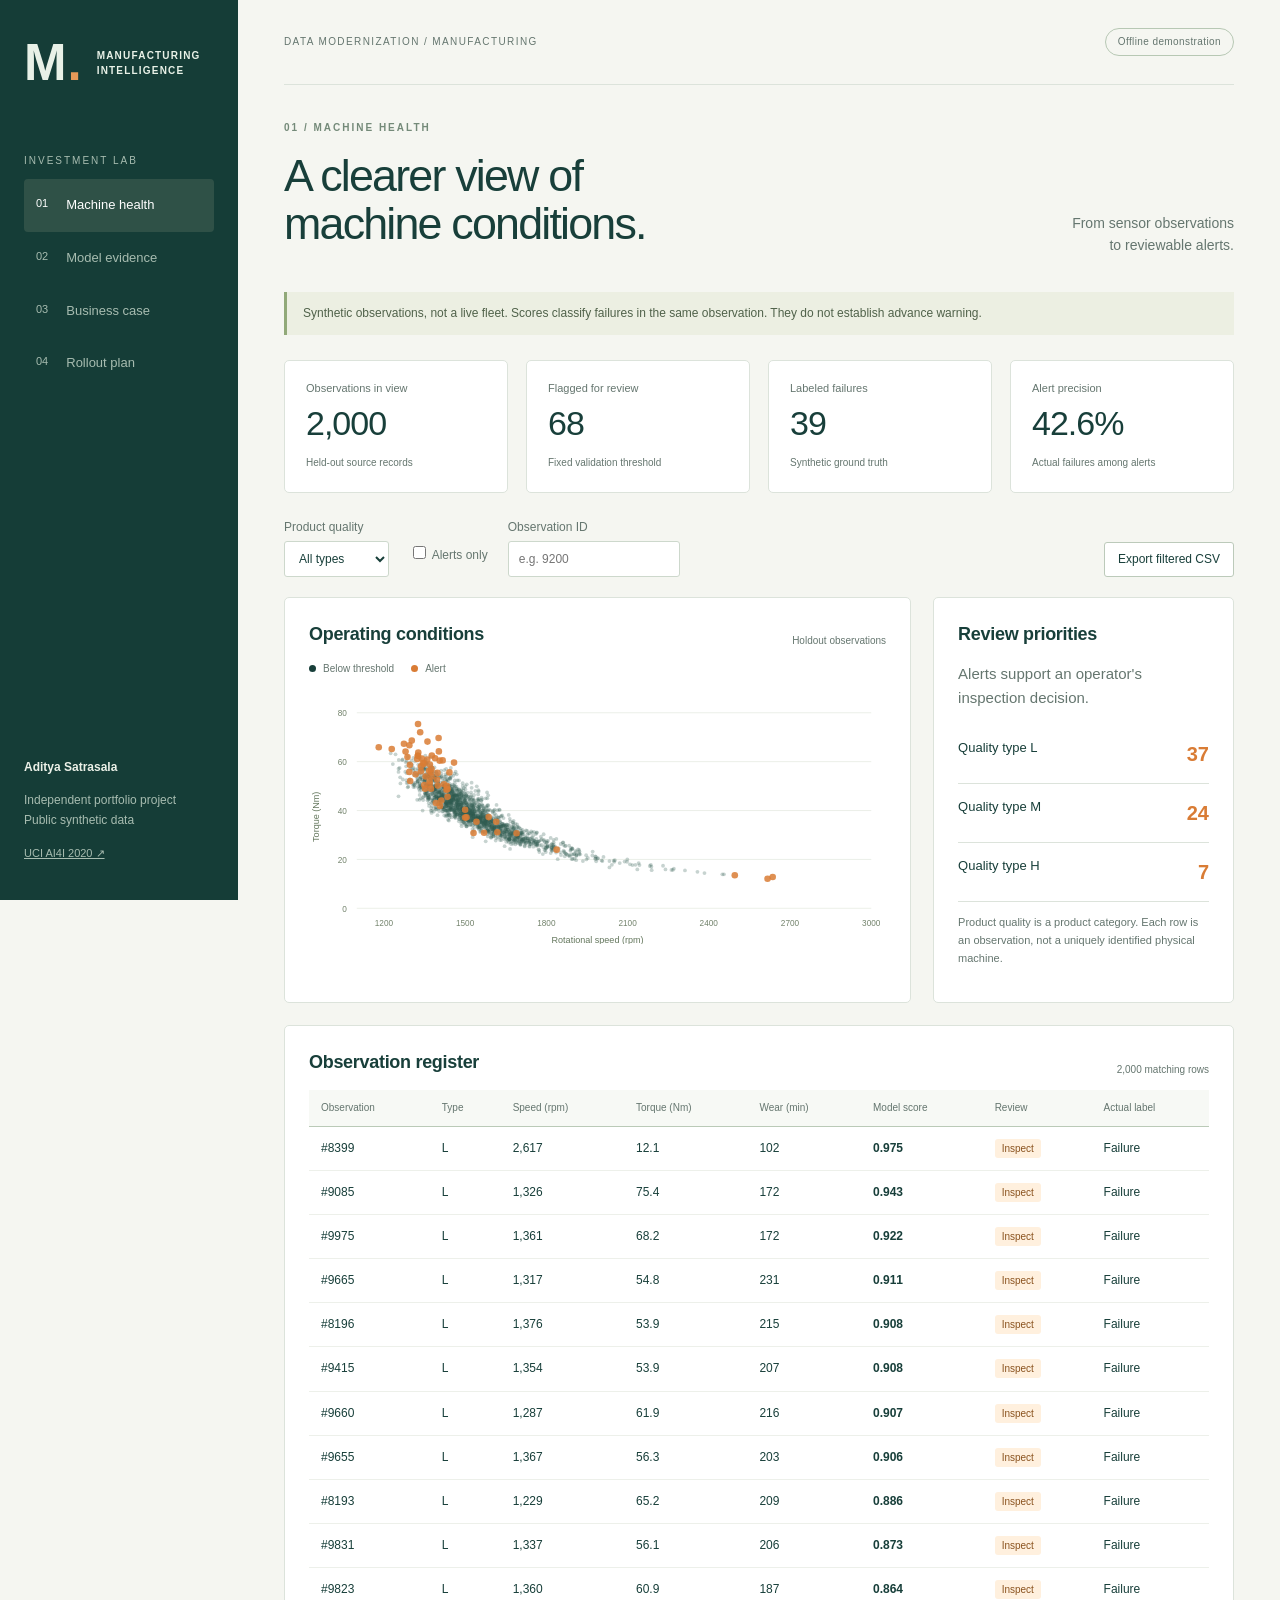
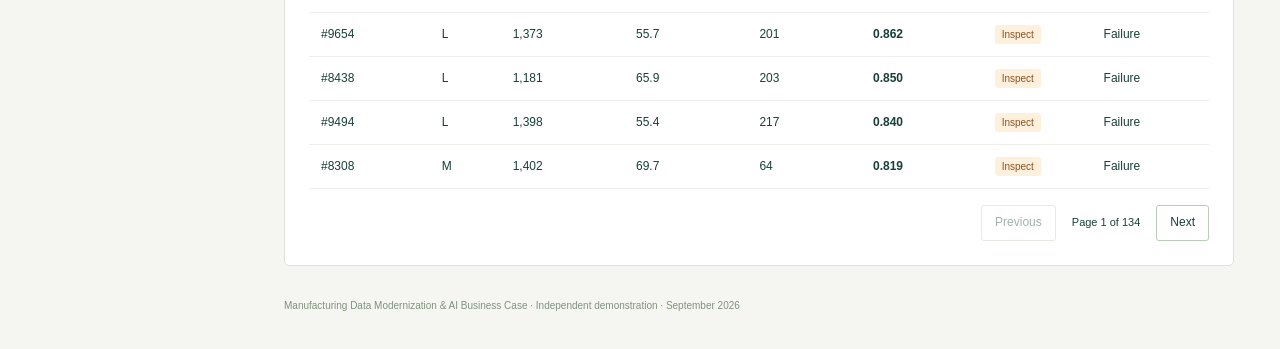
<file: dashboard/index.html>
<!doctype html>
<html lang="en">
<head>
  <meta charset="utf-8"><meta name="viewport" content="width=device-width,initial-scale=1">
  <meta name="description" content="A manufacturing data modernization prototype and transparent technology investment business case.">
  <title>Manufacturing Intelligence | Investment Lab</title>
  <link rel="stylesheet" href="styles.css"><script type="module" src="app.js"></script>
</head>
<body>
  <aside class="sidebar">
    <a class="brand" href="#overview">M<span class="brand-dot">.</span><small>MANUFACTURING<br>INTELLIGENCE</small></a>
    <p class="nav-label">INVESTMENT LAB</p>
    <nav aria-label="Dashboard sections">
      <button data-view="overview" class="active">01 <span>Machine health</span></button>
      <button data-view="model">02 <span>Model evidence</span></button>
      <button data-view="business">03 <span>Business case</span></button>
      <button data-view="rollout">04 <span>Rollout plan</span></button>
    </nav>
    <div class="sidebar-bottom"><strong>Aditya Satrasala</strong><p>Independent portfolio project<br>Public synthetic data</p><a href="https://doi.org/10.24432/C5HS5C" target="_blank" rel="noopener">UCI AI4I 2020 ↗</a></div>
  </aside>
  <main>
    <header class="topbar"><span>DATA MODERNIZATION / MANUFACTURING</span><span class="status">Offline demonstration</span></header>
    <div id="load-error" class="notice" hidden></div>
    <section id="overview" class="view">
      <div class="heading"><div><p class="eyebrow">01 / MACHINE HEALTH</p><h1>A clearer view of<br>machine conditions.</h1></div><div class="heading-note">From sensor observations<br>to reviewable alerts.</div></div>
      <p class="notice">Synthetic observations, not a live fleet. Scores classify failures in the same observation. They do not establish advance warning.</p>
      <div class="kpis" id="health-kpis" aria-live="polite"></div>
      <div class="filters"><label>Product quality<select id="quality"><option value="all">All types</option><option value="L">L · Low</option><option value="M">M · Medium</option><option value="H">H · High</option></select></label><label class="check"><input type="checkbox" id="alerts-only"> Alerts only</label><label>Observation ID<input id="search-id" placeholder="e.g. 9200" inputmode="numeric"></label><button class="secondary" id="export">Export filtered CSV</button></div>
      <div class="chart-row"><article class="panel wide"><div class="panel-heading"><h2>Operating conditions</h2><span>Holdout observations</span></div><div class="legend"><span class="dot green"></span> Below threshold <span class="dot orange"></span> Alert</div><div id="scatter" class="chart" role="img" aria-label="Scatter plot of torque against rotational speed"></div></article><article class="panel narrow"><h2>Review priorities</h2><p class="muted">Alerts support an operator's inspection decision.</p><div id="priority-list"></div><p class="small muted">Product quality is a product category. Each row is an observation, not a uniquely identified physical machine.</p></article></div>
      <article class="panel"><div class="panel-heading"><h2>Observation register</h2><span id="register-count"></span></div><div class="table-wrap"><table><thead><tr><th>Observation</th><th>Type</th><th>Speed (rpm)</th><th>Torque (Nm)</th><th>Wear (min)</th><th>Model score</th><th>Review</th><th>Actual label</th></tr></thead><tbody id="register"></tbody></table></div><div class="pagination"><button id="prev" class="secondary">Previous</button><span id="page-label"></span><button id="next" class="secondary">Next</button></div></article>
    </section>
    <section id="model" class="view" hidden>
      <p class="eyebrow">02 / MODEL EVIDENCE</p><h1>Useful detection.<br>Honest limitations.</h1><p class="lede">A random forest combines sensor readings with temperature gap, mechanical power, and wear × torque. The baseline uses three fixed single-sensor rules.</p>
      <div class="kpis" id="model-kpis"></div>
      <article class="panel"><h2>Results on untouched holdout data</h2><div class="table-wrap"><table><thead><tr><th>Approach</th><th>Precision</th><th>Recall</th><th>False alarms</th><th>Missed failures</th><th>Alerts</th></tr></thead><tbody id="model-comparison"></tbody></table></div><p class="small muted">Precision: true failures among alerts. Recall: captured failures among all failures. Average precision summarizes the full score ranking.</p></article>
      <div class="chart-row"><article class="panel"><h2>How the experiment is separated</h2><div id="split-list"></div><p class="small muted">Contiguous UDI blocks limit adjacent-row mixing. UDI order is only a sequence proxy. A real pilot needs timestamped, asset-separated evaluation.</p></article><article class="panel"><h2>Threshold explorer</h2><label for="threshold">Alert threshold <strong id="threshold-value"></strong></label><input type="range" id="threshold" min="0.01" max="0.99" step="0.01"><p id="threshold-warning" class="small muted"></p><div id="threshold-results" class="mini-metrics"></div><button id="reset-threshold" class="secondary">Restore validated threshold</button><p class="small muted">Scores are uncalibrated. A score of 0.7 does not mean a validated 70% real-world failure probability.</p></article></div>
      <article class="panel"><h2>Data and model controls</h2><ul class="reading-list"><li>Exclude identifiers, the target, and all five failure-mode labels from model inputs.</li><li>Fit preprocessing and the model on training data. Choose the threshold using validation F2 with a 10% alert-capacity ceiling.</li><li>Keep the test set separate from fitting and threshold selection. Report false positives and missed failures.</li><li id="quality-note"></li><li>Validate lead time and intervention outcomes in shadow mode before connecting alerts to maintenance actions.</li></ul></article>
    </section>
    <section id="business" class="view" hidden>
      <p class="eyebrow">03 / BUSINESS CASE</p><h1>When does the<br>investment pay?</h1><p class="lede">Compare two complete options against doing nothing. Every financial input is an illustrative assumption, independent of the model's test scores.</p>
      <div class="kpis" id="business-kpis" aria-live="polite"></div>
      <div class="chart-row"><article class="panel narrow"><h2>Test the assumptions</h2><label for="reduction">Predictive downtime reduction <strong id="reduction-value"></strong></label><input type="range" id="reduction" min="0" max="50" step="1" value="25"><label for="loss">Loss per machine-hour <strong id="loss-value"></strong></label><input type="range" id="loss" min="50" max="500" step="10" value="200"><label for="downtime">Unplanned downtime <strong id="downtime-value"></strong></label><input type="range" id="downtime" min="1" max="10" step="0.5" value="5"><button id="reset-business" class="secondary">Reset assumptions</button><p class="small muted">20 critical assets. 4,000 scheduled hours each per year. Monitoring reduction stays at 12%. Use the Excel workbook to edit all inputs.</p></article><article class="panel wide"><div class="panel-heading"><h2>Cumulative cash flow</h2><span>USD, undiscounted</span></div><div class="legend"><span class="dot green"></span> Monitoring <span class="dot orange"></span> Predictive maintenance</div><div id="cash-chart" class="chart" role="img" aria-label="Cumulative cash flow over 36 months"></div></article></div>
      <article class="panel"><h2>Investment comparison</h2><div class="table-wrap"><table><thead><tr><th>Metric</th><th>Basic monitoring</th><th>Predictive maintenance</th></tr></thead><tbody id="business-comparison"></tbody></table></div><p id="business-decision" class="decision"></p></article>
      <article class="panel"><h2>What the estimate includes</h2><p>Implementation includes connectivity, integration, development, training, and contingency. Recurring costs include the platform, support, and an additional inspection allowance for predictive maintenance.</p><p>Benefits start after a three-month pilot, reach 50% in months 4–6, and reach 100% in month 7. Recurring costs start in month 1. The model discounts monthly cash flows at a 10% effective annual rate.</p><p class="muted">Use contribution margin or avoidable loss, not gross revenue. The loss estimate must avoid counting the same line stoppage against multiple machines. Taxes, financing, terminal value, and inflation are excluded. No separate labor or energy savings are added.</p></article>
    </section>
    <section id="rollout" class="view" hidden>
      <p class="eyebrow">04 / ROLLOUT PLAN</p><h1>A 90-day pilot<br>with a decision gate.</h1><p class="lede">Recommend a centralized monitoring foundation and a limited predictive maintenance pilot. Release the remaining rollout budget only after factory evidence supports the incremental investment.</p>
      <article class="panel"><h2>Proposed implementation roadmap</h2><div class="timeline"><div><span>DAY 01–30</span><h3>Establish the baseline</h3><p>Operations and the data engineer map critical assets, reconcile downtime records, and land sensor readings in a governed table.</p><p><strong>Gate:</strong> ≥95% required data completeness and an agreed downtime cost definition.</p></div><div><span>DAY 31–60</span><h3>Run in shadow mode</h3><p>The reliability engineer reviews silent alerts. Record false alarms, usable warning time, and whether an intervention was possible.</p><p><strong>Gate:</strong> Proposed pilot targets: ≥70% recall, ≥50% precision, and ≥24 hours actionable lead time. These are unvalidated targets.</p></div><div><span>DAY 61–90</span><h3>Decide whether to scale</h3><p>Finance compares attributable avoided downtime with actual platform, inspection, and implementation costs. The plant manager owns the decision.</p><p><strong>Gate:</strong> Positive incremental NPV under conservative assumptions and an acceptable maintenance workload.</p></div></div></article>
      <article class="panel"><h2>Risks and responses</h2><div class="table-wrap"><table><thead><tr><th>Risk</th><th>Response</th><th>Accountable owner</th></tr></thead><tbody><tr><td>Synthetic data does not transfer</td><td>Validate on time-stamped factory data and unseen assets</td><td>Data science lead</td></tr><tr><td>Alerts arrive too late or overwhelm crews</td><td>Measure lead time and cap inspection workload</td><td>Reliability engineer</td></tr><tr><td>Savings are overstated</td><td>Use matched baseline periods and count overlapping downtime once</td><td>Finance partner</td></tr><tr><td>OT connectivity introduces exposure</td><td>Use read-only ingestion, network separation, least privilege, and an audit log</td><td>OT security owner</td></tr></tbody></table></div></article>
    </section>
    <footer>Manufacturing Data Modernization & AI Business Case · Independent demonstration · September 2026</footer>
  </main>
</body>
</html>
</file>
<file: dashboard/styles.css>
:root{--ink:#183f3a;--muted:#65766f;--paper:#f5f6f1;--line:#dce3db;--accent:#d97c35;--white:#fff;--soft:#eaf0e7}*{box-sizing:border-box}body{margin:0;background:var(--paper);color:var(--ink);font-family:Arial,Helvetica,sans-serif;font-size:15px;line-height:1.6}button,input,select{font:inherit}button,a,input,select{outline-offset:4px}button{cursor:pointer}a{color:inherit}.sidebar{position:fixed;inset:0 auto 0 0;width:238px;background:#153d37;color:#e8f1e7;padding:37px 24px;display:flex;flex-direction:column}.brand{display:flex;align-items:center;gap:15px;text-decoration:none;font-size:51px;font-weight:800;line-height:1}.brand-dot{color:#e69a58;margin-left:-14px}.brand small{font-size:10px;line-height:1.5;letter-spacing:1.2px}.nav-label{font-size:10px;letter-spacing:2px;color:#a7bcb0;margin-top:65px}.sidebar nav button{border:0;background:none;color:#a7bcb0;padding:16px 12px;width:100%;text-align:left;display:flex;gap:18px;font-size:11px;border-radius:4px}.sidebar nav span{font-size:13px}.sidebar nav button.active{background:#2f5147;color:#fff}.sidebar nav button:hover{color:white;background:#254a41}.sidebar-bottom{margin-top:auto;font-size:12px;line-height:1.7;color:#a7bcb0}.sidebar-bottom strong{color:#ecf1e8}.sidebar-bottom a{font-size:11px}main{margin-left:238px;padding:0 46px 20px;max-width:1900px}.topbar{height:85px;display:flex;justify-content:space-between;align-items:center;border-bottom:1px solid var(--line);font-size:10px;letter-spacing:1.4px;color:var(--muted)}.status{letter-spacing:.4px;border:1px solid #b7c8b4;border-radius:20px;padding:5px 12px}.heading{display:flex;align-items:end;justify-content:space-between}.heading-note{text-align:right;padding-bottom:13px;color:var(--muted);font-size:14px}.eyebrow{font-size:10px;font-weight:bold;letter-spacing:2px;color:#748a79;margin:35px 0 15px}h1{font-size:clamp(35px,3.5vw,54px);line-height:1.08;font-weight:500;letter-spacing:-1.8px;margin:0 0 22px}h2{font-size:18px;line-height:1.4;margin:0 0 14px;font-weight:600;letter-spacing:-.3px}h3{font-size:20px;line-height:1.3}.lede{max-width:880px;color:var(--muted);font-size:16px;margin-bottom:27px}.notice{padding:12px 16px;background:#ecefe2;border-left:3px solid #91a979;font-size:12px;color:#50624a;margin:22px 0}.kpis{display:grid;grid-template-columns:repeat(4,1fr);gap:18px;margin:25px 0}.kpi{border:1px solid var(--line);background:var(--white);padding:19px 21px;border-radius:5px}.kpi .label{font-size:11px;color:var(--muted);display:block}.kpi strong{font-size:34px;font-weight:500;letter-spacing:-1px;display:block;line-height:1.5}.kpi small{font-size:10px;color:var(--muted)}.filters{display:flex;gap:20px;align-items:end;padding:0 0 20px;flex-wrap:wrap}label{font-size:12px;display:block;color:var(--muted)}label strong{float:right;margin-left:10px;color:var(--ink)}select,input:not([type=checkbox]):not([type=range]){display:block;height:36px;background:white;border:1px solid #cdd8cc;border-radius:3px;padding:5px 10px;color:var(--ink);margin-top:4px;max-width:180px}input[type=checkbox]{accent-color:var(--ink)}.check{align-self:center;margin-top:14px}button.secondary{padding:7px 13px;border:1px solid #bccaba;background:white;color:var(--ink);border-radius:3px;font-size:12px}button.secondary:hover{background:var(--soft)}button:disabled{opacity:.4;cursor:default}.filters button{margin-left:auto}.chart-row{display:flex;gap:22px;margin:0 0 22px}.panel{background:white;border:1px solid var(--line);border-radius:5px;padding:24px;min-width:0;margin-bottom:22px}.chart-row .panel{margin:0;flex:1}.chart-row .wide{flex:2.3}.chart-row .narrow{flex:1}.panel-heading{display:flex;justify-content:space-between;align-items:center;gap:10px}.panel-heading span{font-size:10px;color:var(--muted)}.chart{width:100%;min-height:255px}.chart svg{display:block;width:100%;height:auto;max-height:345px}.legend{display:flex;gap:7px;align-items:center;font-size:10px;color:var(--muted);margin:0 0 12px}.dot{display:inline-block;width:7px;height:7px;border-radius:50%;margin-left:10px}.dot:first-child{margin-left:0}.green{background:var(--ink)}.orange{background:var(--accent)}.muted{color:var(--muted)}.small{font-size:11px;line-height:1.65}.priority{padding:13px 0;border-bottom:1px solid var(--line);display:flex;justify-content:space-between;font-size:13px}.priority strong{font-size:20px;color:var(--accent)}.table-wrap{overflow:auto}table{border-collapse:collapse;width:100%;text-align:left;font-size:12px;white-space:nowrap}th{font-weight:500;font-size:10px;color:var(--muted);padding:10px 12px;border-bottom:1px solid #bacab7;background:#f7f9f5}td{padding:12px;border-bottom:1px solid #edf0ea}tbody tr:hover{background:#f8faf6}.pill{font-size:10px;border-radius:3px;padding:4px 7px;background:#eef2ea;color:#576c4e}.pill.alert{background:#fff0de;color:#8a521e}.score{font-variant-numeric:tabular-nums;font-weight:bold}.pagination{display:flex;justify-content:end;gap:16px;align-items:center;margin-top:16px;font-size:11px}.split{display:flex;justify-content:space-between;border-bottom:1px solid var(--line);padding:14px 0;font-size:13px}.split small{color:var(--muted)}input[type=range]{width:100%;accent-color:var(--ink);margin:18px 0 25px}.mini-metrics{display:grid;grid-template-columns:repeat(2,1fr);gap:13px;margin-bottom:20px}.mini-metrics div{font-size:11px;color:var(--muted)}.mini-metrics strong{display:block;font-size:23px;color:var(--ink)}.reading-list{padding-left:20px;color:var(--muted);font-size:14px}.reading-list li{margin:10px 0}.decision{background:var(--soft);padding:16px;font-size:13px}.timeline{display:grid;grid-template-columns:repeat(3,1fr);gap:30px}.timeline>div{border-top:3px solid #b6c6ac;padding-top:17px}.timeline span{font-size:11px;letter-spacing:1px;color:var(--muted)}.timeline p{font-size:13px;color:var(--muted)}footer{color:#81917e;font-size:10px;padding:10px 0 15px}section[hidden]{display:none!important}#load-error{color:#8b221b;background:#ffece9}.empty{text-align:center;padding:35px;color:var(--muted)}@media(min-width:1550px){main{padding:0 70px 20px}}@media(max-width:1050px){.sidebar{width:190px;padding:30px 15px}main{margin-left:190px;padding:0 24px}.brand small{font-size:8px}.kpis{gap:10px}.kpi{padding:15px}.kpi strong{font-size:28px}.chart-row{flex-direction:column}.heading-note{display:none}.timeline{gap:20px}}@media(max-width:700px){.sidebar{position:static;width:100%;padding:17px 20px;display:block}.brand{font-size:35px}.brand small{font-size:9px}.nav-label,.sidebar-bottom{display:none}.sidebar nav{display:flex;margin-top:17px;gap:5px}.sidebar nav button{font-size:0;padding:10px 7px;justify-content:center;gap:0}.sidebar nav span{font-size:10px}main{margin:0;padding:0 18px}.topbar{height:61px;font-size:8px}.status{font-size:8px}.kpis{grid-template-columns:repeat(2,1fr)}h1{font-size:37px}.panel{padding:18px}.filters{gap:12px}.filters button{margin-left:0}.timeline{grid-template-columns:1fr}.eyebrow{margin-top:27px}.kpi strong{font-size:31px}.panel-heading{align-items:start}.notice{font-size:11px}}
</file>
